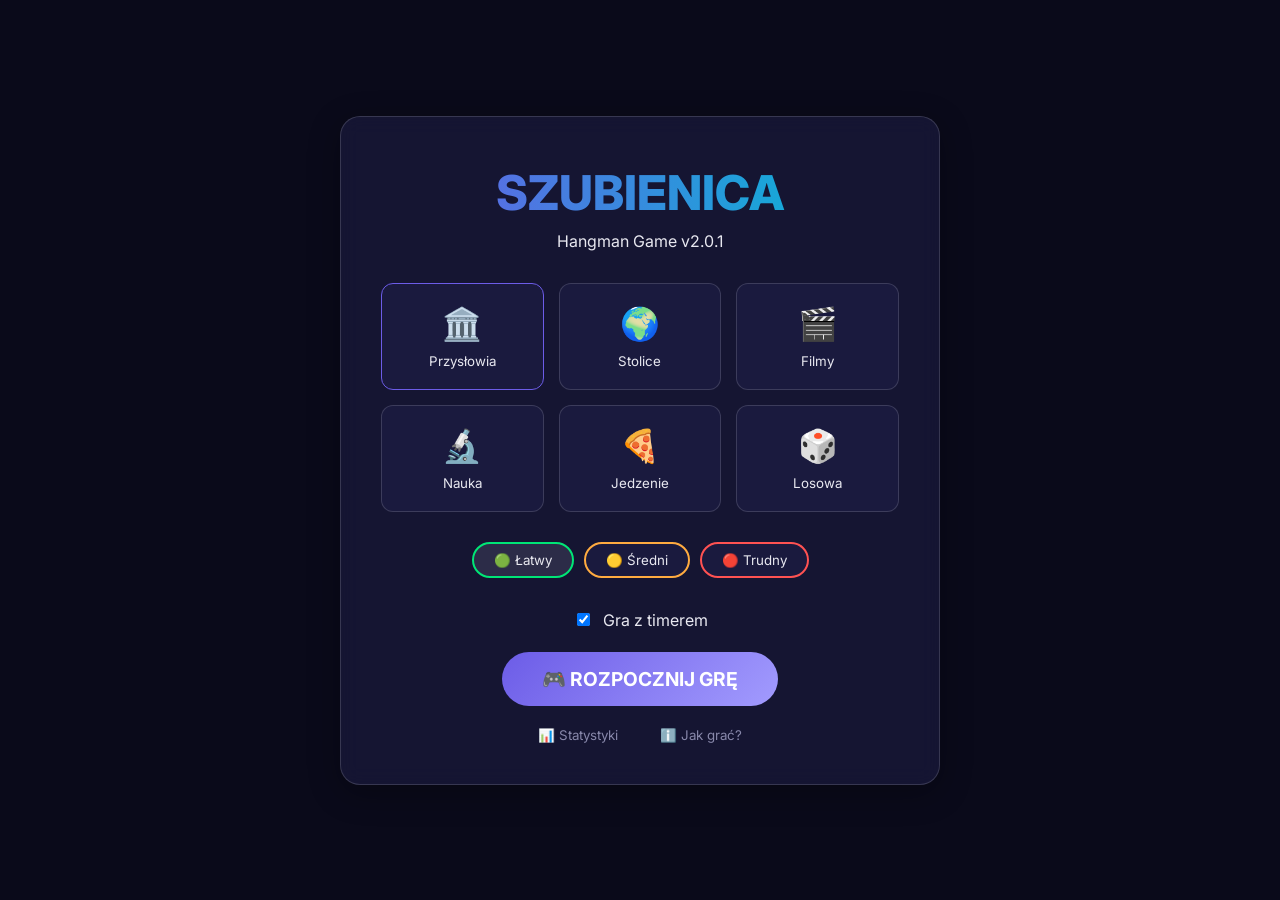
<file: index.html>
<!DOCTYPE html>
<html lang="pl">
<head>
    <meta charset="UTF-8">
    <meta name="viewport" content="width=device-width, initial-scale=1.0">
    <title>Szubienica - Hangman Game v2.0.1</title>
    <meta name="description" content="Nowoczesna gra w wisielca z systemem kategorii i punktacji">
    <link rel="stylesheet" href="css/main.css">
    <script type="module" src="js/app.js"></script>
</head>
<body>
    <div id="confetti-container"></div>

    <!-- EKRAN MENU -->
    <section id="screen-menu" class="screen screen--active">
        <div class="menu-container">
            <h1 class="gradient-text">SZUBIENICA</h1>
            <p>Hangman Game v2.0.1</p>
            
            <div class="category-grid">
                <button class="category-card" data-category="proverbs">
                    <span class="category-icon">🏛️</span><span>Przysłowia</span>
                </button>
                <button class="category-card" data-category="capitals">
                    <span class="category-icon">🌍</span><span>Stolice</span>
                </button>
                <button class="category-card" data-category="movies">
                    <span class="category-icon">🎬</span><span>Filmy</span>
                </button>
                <button class="category-card" data-category="science">
                    <span class="category-icon">🔬</span><span>Nauka</span>
                </button>
                <button class="category-card" data-category="food">
                    <span class="category-icon">🍕</span><span>Jedzenie</span>
                </button>
                <button class="category-card" data-category="random">
                    <span class="category-icon">🎲</span><span>Losowa</span>
                </button>
            </div>

            <div class="difficulty-group">
                <button class="difficulty-btn difficulty-btn--selected" data-difficulty="easy">🟢 Łatwy</button>
                <button class="difficulty-btn" data-difficulty="medium">🟡 Średni</button>
                <button class="difficulty-btn" data-difficulty="hard">🔴 Trudny</button>
            </div>

            <div class="actions-group">
                <label id="timer-toggle-container">
                    <input type="checkbox" id="timer-toggle" checked> Gra z timerem
                </label>
                <button id="btn-start-game">🎮 ROZPOCZNIJ GRĘ</button>
            </div>

            <div class="bottom-links">
                <button id="btn-show-stats" class="link-btn">📊 Statystyki</button>
                <button id="btn-show-help" class="link-btn">ℹ️ Jak grać?</button>
            </div>
        </div>
    </section>

    <!-- EKRAN GRY -->
    <section id="screen-game" class="screen">
        <header id="game-header">
            <div id="game-category-display">Kategoria</div>
            <div id="game-timer-display">--:--</div>
            <div id="game-score-display">0 pkt</div>
            <div id="hint-buttons">
                <button class="hint-btn" data-hint-type="reveal" title="Odkryj literę">💡</button>
                <button class="hint-btn" data-hint-type="clue" title="Wskazówka">💡</button>
                <button class="hint-btn" data-hint-type="eliminate" title="Eliminuj">💡</button>
            </div>
            <button id="btn-sound-toggle">🔊</button>
        </header>

        <div class="game-main">
            <div class="game-left">
                <canvas id="hangman-canvas" width="300" height="350"></canvas>
            </div>
            <div class="game-right">
                <div id="word-display"></div>
                <div id="keyboard">
                    <!-- Javascript generates keyboard keys here. Wait, spec says HTML must contain it -->
                    <button class="key" data-letter="A">A</button><button class="key" data-letter="Ą">Ą</button>
                    <button class="key" data-letter="B">B</button><button class="key" data-letter="C">C</button>
                    <button class="key" data-letter="Ć">Ć</button><button class="key" data-letter="D">D</button>
                    <button class="key" data-letter="E">E</button><button class="key" data-letter="Ę">Ę</button>
                    <button class="key" data-letter="F">F</button><button class="key" data-letter="G">G</button>
                    <button class="key" data-letter="H">H</button><button class="key" data-letter="I">I</button>
                    <button class="key" data-letter="J">J</button><button class="key" data-letter="K">K</button>
                    <button class="key" data-letter="L">L</button><button class="key" data-letter="Ł">Ł</button>
                    <button class="key" data-letter="M">M</button><button class="key" data-letter="N">N</button>
                    <button class="key" data-letter="Ń">Ń</button><button class="key" data-letter="O">O</button>
                    <button class="key" data-letter="Ó">Ó</button><button class="key" data-letter="P">P</button>
                    <button class="key" data-letter="Q">Q</button><button class="key" data-letter="R">R</button>
                    <button class="key" data-letter="S">S</button><button class="key" data-letter="Ś">Ś</button>
                    <button class="key" data-letter="T">T</button><button class="key" data-letter="U">U</button>
                    <button class="key" data-letter="V">V</button><button class="key" data-letter="W">W</button>
                    <button class="key" data-letter="X">X</button><button class="key" data-letter="Y">Y</button>
                    <button class="key" data-letter="Z">Z</button><button class="key" data-letter="Ż">Ż</button>
                    <button class="key" data-letter="Ź">Ź</button>
                </div>
                <div id="game-info">
                    Błędy: <span id="wrong-count-display">0</span>/<span id="max-wrong-display">9</span> | 
                    Seria: <span id="streak-display">0</span> | 
                    <button id="btn-back-to-menu" class="link-btn">Powrót do menu</button>
                </div>
            </div>
        </div>
    </section>

    <!-- EKRAN WYNIKU -->
    <section id="screen-result" class="screen">
        <div class="result-card">
            <h1 id="result-icon">🏆</h1>
            <h2 id="result-title">BRAWO!</h2>
            <p>Hasło: <strong id="result-word-display"></strong></p>
            <p>Kategoria: <span id="result-category-display"></span></p>
            <p>Czas: <span id="result-time-display"></span> | Błędy: <span id="result-errors-display"></span></p>
            <p>Podpowiedzi: <span id="result-hints-display"></span></p>
            <h2 id="result-score-display" style="color:var(--accent-primary)">0 pkt</h2>
            <p>Seria zwycięstw: <span id="result-streak-display"></span></p>
            <div style="margin-top:20px; display:flex; gap:10px; justify-content:center;">
                <button id="btn-next-round" style="padding:10px 20px; background:var(--accent-primary); color:white; border-radius:10px;">▶ Następna runda</button>
                <button id="btn-result-menu" style="padding:10px 20px; background:var(--bg-secondary); border-radius:10px;">🏠 Menu główne</button>
            </div>
        </div>
    </section>

    <!-- EKRAN STATYSTYK -->
    <section id="screen-stats" class="screen">
        <div class="result-card" style="max-width:600px;">
            <h2>STATYSTYKI</h2>
            <div style="display:grid; grid-template-columns:1fr 1fr; gap:10px; text-align:left; margin:20px 0;">
                <div>Gry: <span id="stats-total">0</span></div>
                <div>Wygrane/Przegrane: <span id="stats-wins">0</span>/<span id="stats-losses">0</span></div>
                <div>Najlepszy wynik: <span id="stats-best-score">0</span></div>
                <div>Łączne punkty: <span id="stats-total-score">0</span></div>
                <div>Aktualna seria: <span id="stats-current-streak">0</span></div>
                <div>Najlepsza seria: <span id="stats-best-streak">0</span></div>
            </div>
            <div>
                Win rate: <span id="stats-win-rate-text">0%</span>
                <div style="width:100%; background:#333; height:10px; border-radius:5px;"><div id="stats-win-rate-bar" style="width:0%; background:var(--accent-success); height:10px; border-radius:5px;"></div></div>
            </div>
            <h3 style="margin-top:20px;">Ostatnie gry:</h3>
            <div id="stats-history-list" style="max-height:150px; overflow-y:auto; text-align:left; font-size:0.8rem;"></div>
            
            <div style="margin-top:20px; display:flex; gap:10px; justify-content:center;">
                <button id="btn-stats-back" style="padding:10px 20px; background:var(--accent-primary); color:white; border-radius:10px;">Powrót</button>
                <button id="btn-stats-reset" style="padding:10px 20px; background:var(--accent-danger); color:white; border-radius:10px;">Reset</button>
            </div>
        </div>
    </section>

    <!-- MODAL JAK GRAĆ -->
    <div id="modal-help" class="modal">
        <div class="modal-content">
            <h2>Jak grać?</h2>
            <p>Odgadnij ukryte hasło wybierając litery.</p>
            <p>Jeśli wybierzesz błędną literę, szubienica zacznie się rysować.</p>
            <p>Możesz użyć podpowiedzi, ale kosztują one punkty!</p>
            <p>Klawiatura fizyczna jest w pełni wspierana (także polskie znaki).</p>
            <button id="btn-close-help" style="margin-top:20px; padding:10px 20px; background:var(--accent-primary); border-radius:10px; color:white;">Zrozumiałem</button>
        </div>
    </div>
</body>
</html>
</file>
<file: css/main.css>
@import url('https://fonts.googleapis.com/css2?family=Inter:wght@400;600;700;800&family=JetBrains+Mono:wght@400;700&display=swap');

@import 'variables.css';
@import 'reset.css';
@import 'layout.css';
@import 'components.css';
@import 'animations.css';

.gradient-text {
    background: linear-gradient(90deg, var(--accent-primary), #00bcd4);
    -webkit-background-clip: text;
    -webkit-text-fill-color: transparent;
    font-size: 3rem;
    font-weight: 800;
}

.link-btn {
    text-decoration: none;
    color: var(--text-secondary);
    transition: color 0.2s;
}
.link-btn:hover {
    color: var(--accent-secondary);
}

.modal {
    position: fixed;
    top: 0; left: 0; width: 100%; height: 100%;
    background: rgba(0,0,0,0.8);
    display: none;
    align-items: center;
    justify-content: center;
    z-index: 1000;
}
.modal--active {
    display: flex;
}
.modal-content {
    background: var(--bg-primary);
    padding: 30px;
    border-radius: 12px;
    max-width: 500px;
    text-align: center;
}
</file>
